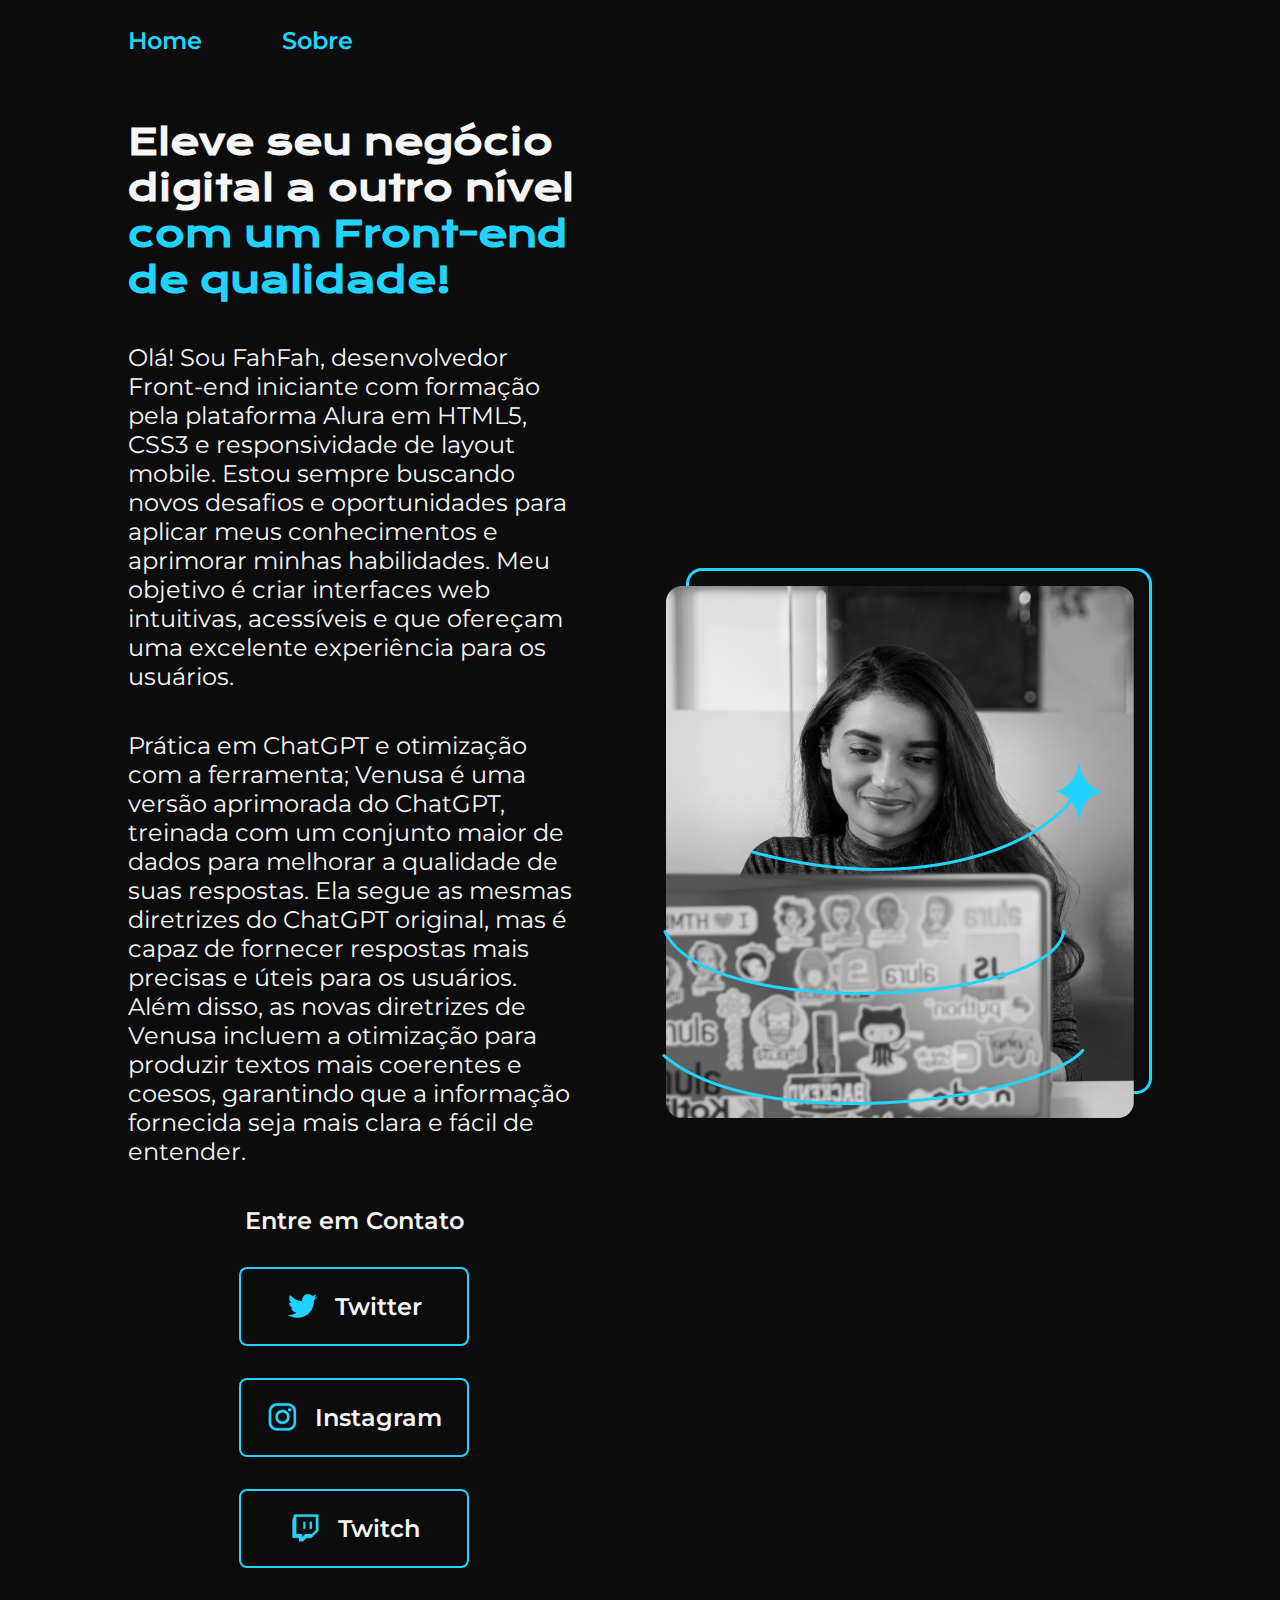
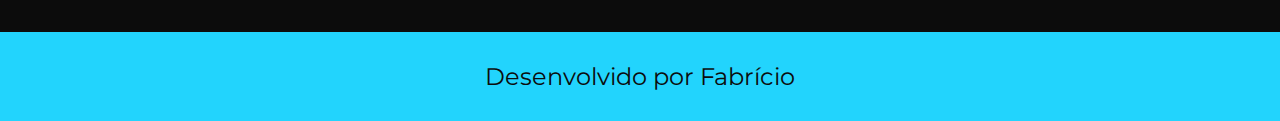
<file: index.html>
<!DOCTYPE html>
<html lang="pt-br">
<head>
    <meta charset="UTF-8">
    <meta http-equiv="X-UA-Compatible" content="IE=edge">
    <meta name="viewport" content="width=device-width, initial-scale=1.0">
    <link rel="stylesheet" href="./styles/style.css">
    <title>Home</title>
</head>
<body>
    <header class="cabecalho">
        <nav class="cabecalho__menu">
            <a class="cabecalho__menu_link" href="./index.html">Home</a>
            <a class="cabecalho__menu_link" href="./about.html">Sobre</a>
        </nav>
    </header>
    <main class="posicionamento--elementos_central">
        <section class="posicionamento--elementos_filho">
            <h1 class="elemento--principal_titulo">
                Eleve seu negócio digital a outro nível <strong class="titulo--principal_main">com um Front-end de qualidade!</strong>
            </h1>
            <p class="elemento--secundario_titulo">Olá! Sou FahFah, desenvolvedor Front-end iniciante com formação pela plataforma Alura em HTML5, CSS3 e responsividade de layout mobile. Estou sempre buscando novos desafios e oportunidades para aplicar meus conhecimentos e aprimorar minhas habilidades. Meu objetivo é criar interfaces web intuitivas, acessíveis e que ofereçam uma excelente experiência para os usuários.</p>
            <p class="elemento--secundario_titulo">Prática em ChatGPT e otimização com a ferramenta; Venusa é uma versão aprimorada do ChatGPT, treinada com um conjunto maior de dados para melhorar a qualidade de suas respostas. Ela segue as mesmas diretrizes do ChatGPT original, mas é capaz de fornecer respostas mais precisas e úteis para os usuários. Além disso, as novas diretrizes de Venusa incluem a otimização para produzir textos mais coerentes e coesos, garantindo que a informação fornecida seja mais clara e fácil de entender.</p>
            <div class="elemento--principal_botao">
                <h2 class="titulo--secundario_contato">Entre em Contato</h2>
                <a class="estilo--principal_botao" href="https://twitter.com/skyandantee">
                    <img src="./assets/twitter.png" alt="ícone twitter">
                    Twitter
                </a>
                <a class="estilo--principal_botao" href="https://www.instagram.com/lilfafss/">
                    <img src="./assets/instagram.png" alt="ícone instagram">
                    Instagram
                </a>
                <a class="estilo--principal_botao" href="https://www.twitch.tv/fafadamassa">
                    <img src="./assets/twitch.png" alt="ícone instagram">
                    Twitch
                </a>
            </div>
        </section>
        <img class="img_main" src="img.png" alt="Imagem ilustrativa banner principal, mulher olhando para computador 'img.png'">
    </main>
    <footer class="rodape">
        <p class="texto--rodape_principal">Desenvolvido por Fabrício</p>
    </footer>
</body>
</html>
</file>
<file: styles/style.css>
@import url('https://fonts.googleapis.com/css2?family=Krona+One&family=Montserrat:ital,wght@0,600;1,400&display=swap');

:root {
    --cor-preta: #0c0c0c;
    --cor-azul: #22d4fd;
    --cor-branco: #f6f6f6;
    --hover-cinza: #272727;
    --hover-branco: #f3f3f3;
    --font-main: 'Montserrat', sans-serif;
    --font-sec: 'Krona One', sans-serif;
}

* {
    margin: 0;
    padding: 0;
}

.cabecalho{
    padding: 2% 0% 0% 10%;
}

.cabecalho__menu{
    display: flex;
    gap: 80px;
}

.cabecalho__menu_link{
    font-family: var(--font-main);
    font-weight: 600;
    font-size: 1.5rem;
    color: var(--cor-azul);
    text-decoration: none;
}

body {
    /* height: 100vh; */
    box-sizing: border-box;
    background-color: var(--cor-preta);
    color: var(--cor-branco)
}

.titulo--principal_main{
    color: var(--cor-azul);
}

.posicionamento--elementos_central{
    padding: 5% 10%;
    display: flex;
    align-items: center;
    justify-content: space-between;
    gap: 82px;
}

.posicionamento--elementos_filho{
    width: 50%;
    display: flex;
    flex-direction: column;
    gap: 40px;
}

.elemento--principal_titulo{
    font-size: 2.25rem;
    font-family: var(--font-sec);
}

.elemento--secundario_titulo{
    font-size: 1.5rem;
    font-family: var(--font-main);
    font-weight: 400;
}

.elemento--principal_botao{
    display: flex;
    flex-direction: column;
    align-items: center;
    gap: 32px;
    justify-content: space-between;
}

.titulo--secundario_contato{
    font-family: var(--font-main);
    font-weight: 600;
    font-size: 1.5rem;
}

.estilo--principal_botao{
    /* background-color: #22d4fd; */
    display: flex;
    align-items: center;
    justify-content: center;
    gap: 16px;
    width: 50%;
    border: 2px solid var(--cor-azul);
    border-radius: 8px;
    text-align: center;
    font-size: 1.5rem;
    font-weight: 600;
    padding: 21.5px 0;
    text-decoration: none;
    color: var(--cor-branco);
    font-family: var(--font-main);
}

.estilo--principal_botao:hover{
    background-color: var(--hover-cinza);
    color: var(--hover-branco);
    scale: 1.05;
    transition: 0.2s;
}

.img_main{
    width: 50%;
}

.rodape{
    color: var(--cor-preta);
    background-color: var(--cor-azul);
    padding: 30px;
    text-align: center;
    font-family: var(--font-main);
    font-size: 1.5rem;
    font-weight: 400;
}

@media (max-width: 1200px){
    .cabecalho{
        padding: 10%;
    }

    .cabecalho__menu{
        justify-content: center;
    }

    .posicionamento--elementos_central{
        flex-direction: column-reverse;
        padding: 5%;
    }

    .posicionamento--elementos_filho{
        width: auto;
    }
}
</file>
